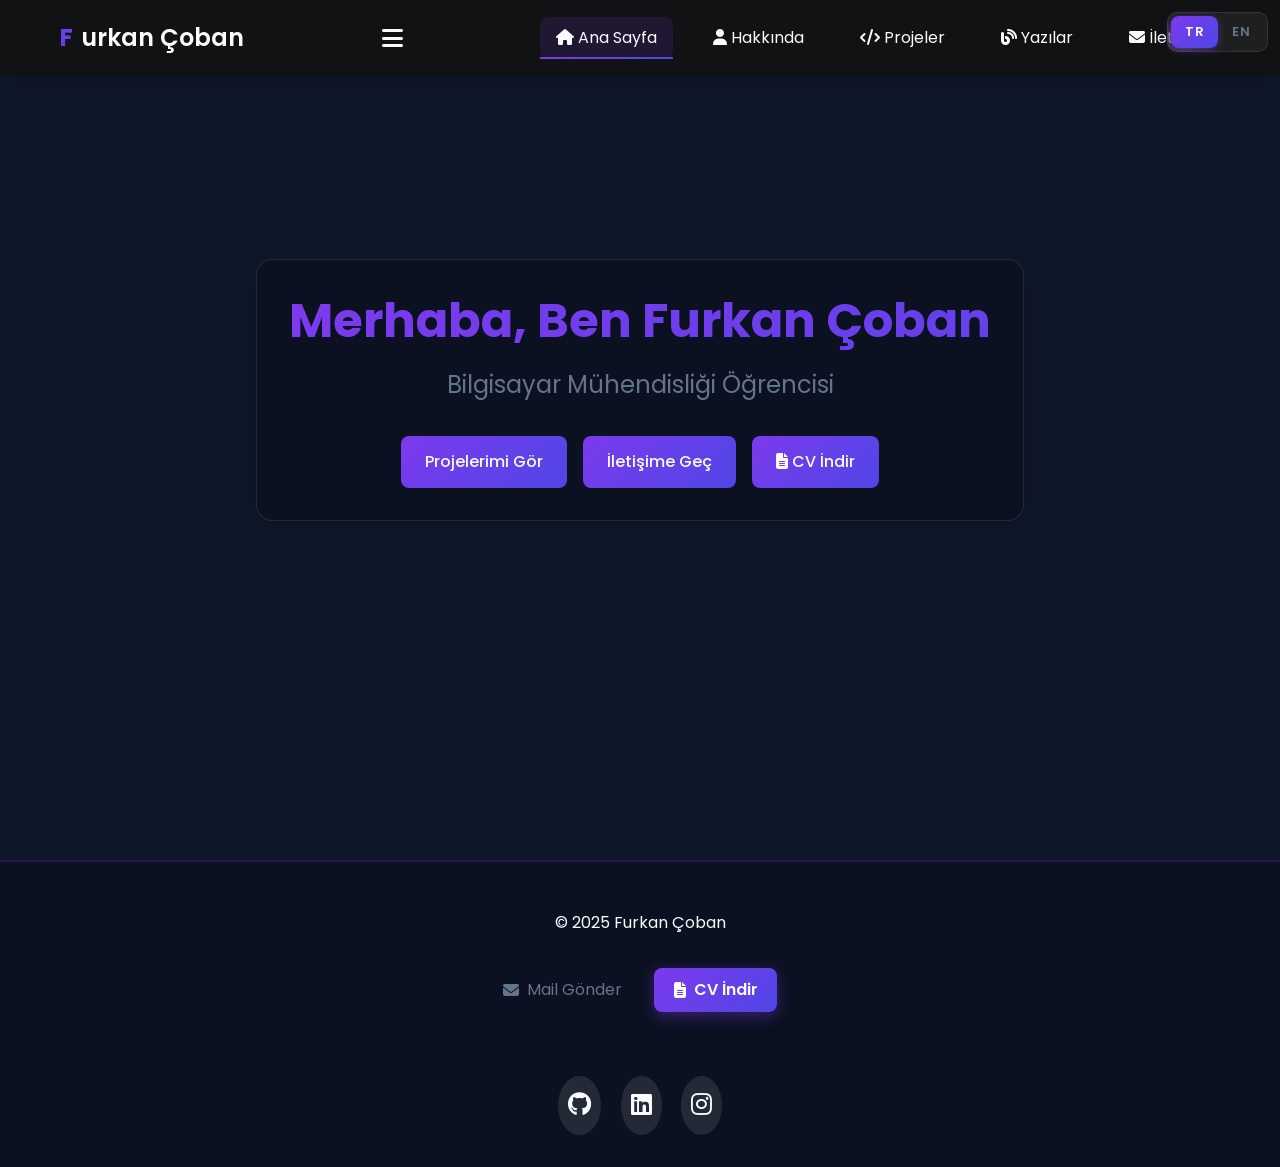
<file: index.html>
<!DOCTYPE html><html lang="tr"><head>    <meta charset="UTF-8">    <meta name="viewport" content="width=device-width, initial-scale=1.0, maximum-scale=5.0, user-scalable=yes, viewport-fit=cover">    <meta name="description" content="Furkan Çoban - Bilgisayar Mühendisliği Öğrencisi">    <meta name="theme-color" content="#7C3AED">    <meta name="mobile-web-app-capable" content="yes">    <meta name="apple-mobile-web-app-capable" content="yes">    <meta name="apple-mobile-web-app-status-bar-style" content="black-translucent">    <title>Ana Sayfa | Furkan Çoban</title>    <link href="https://fonts.googleapis.com/css2?family=Poppins:wght@300;400;600&display=swap" rel="stylesheet">    <link rel="stylesheet" href="https://cdnjs.cloudflare.com/ajax/libs/font-awesome/6.4.0/css/all.min.css">    <link rel="stylesheet" href="style.css?v=4.0"></head><body>    <div class="lang-switcher" id="langSwitcher">        <button id="lang-tr" class="lang-btn active">TR</button>        <button id="lang-en" class="lang-btn">EN</button>    </div>    <nav class="navbar">        <div class="container">            <a href="index.html" class="logo">                <span class="highlight">F</span>urkan Çoban            </a>            <div class="menu-toggle">                <i class="fas fa-bars"></i>            </div>            <div class="nav-links">                <a href="index.html" class="active"><i class="fas fa-home"></i> <span data-i18n="nav.home">Ana Sayfa</span></a>                <a href="about.html"><i class="fas fa-user"></i> <span data-i18n="nav.about">Hakkında</span></a>                <a href="projects.html"><i class="fas fa-code"></i> <span data-i18n="nav.projects">Projeler</span></a>                <a href="blog.html"><i class="fas fa-blog"></i> <span data-i18n="nav.blog">Yazılar</span></a>                <a href="contact.html"><i class="fas fa-envelope"></i> <span data-i18n="nav.contact">İletişim</span></a>            </div>        </div>    </nav>    <main class="container">        <section class="hero-section">            <div class="card">                <h1 data-i18n="hero.greeting">Merhaba, Ben <span class="highlight">Furkan Çoban</span></h1>                <p class="subtitle" data-i18n="hero.subtitle">Bilgisayar Mühendisliği Öğrencisi</p>                <div class="hero-buttons">                    <a href="projects.html" class="btn" data-i18n="hero.projects">Projelerimi Gör</a>                    <a href="contact.html" class="btn" data-i18n="hero.contact">İletişime Geç</a>                    <a href="cv.html" id="heroCvBtn" class="btn"><i class="fas fa-file-alt"></i> <span data-i18n="footer.cv">CV İndir</span></a>                </div>            </div>        </section>            </main>    <footer>        <div class="container">            <div class="footer-content">                <p>© 2025 Furkan Çoban</p>                <div class="footer-links">                    <a href="mailto:furkancobanbusiness@gmail.com"><i class="fas fa-envelope"></i> <span data-i18n="footer.mail">Mail Gönder</span></a>                    <a href="cv.html" id="cvBtn"><i class="fas fa-file-alt"></i> <span data-i18n="footer.cv">CV İndir</span></a>                </div>                <div class="social-links">                    <a href="https://github.com/ssshepardxxx" target="_blank"><i class="fab fa-github"></i></a>                    <a href="https://linkedin.com/in/furkancoban1337" target="_blank"><i class="fab fa-linkedin"></i></a>                    <a href="https://instagram.com/cofurkan" target="_blank"><i class="fab fa-instagram"></i></a>                </div>            </div>        </div>    </footer>    <!-- CV Modal -->    <div id="cvModal" class="cv-modal">        <div class="cv-modal-content">            <span class="cv-modal-close">&times;</span>            <div class="cv-preview">                <embed src="assets/LatestCV_FurkanCoban.pdf" type="application/pdf" class="cv-pdf" />            </div>            <div class="cv-actions">                <a id="cvDownloadBtn" href="assets/LatestCV_FurkanCoban.pdf" download="Furkan_Coban_CV.pdf" class="btn"><i class="fas fa-download"></i> <span data-i18n="cv.download">İndir</span></a>                <button id="cvCloseBtn" class="btn btn-secondary"><i class="fas fa-times"></i> <span data-i18n="cv.close">Kapat</span></button>            </div>        </div>    </div>    <script src="js/lang.js"></script>    <script src="js/main.js?v=4.1"></script></body></html>
</file>
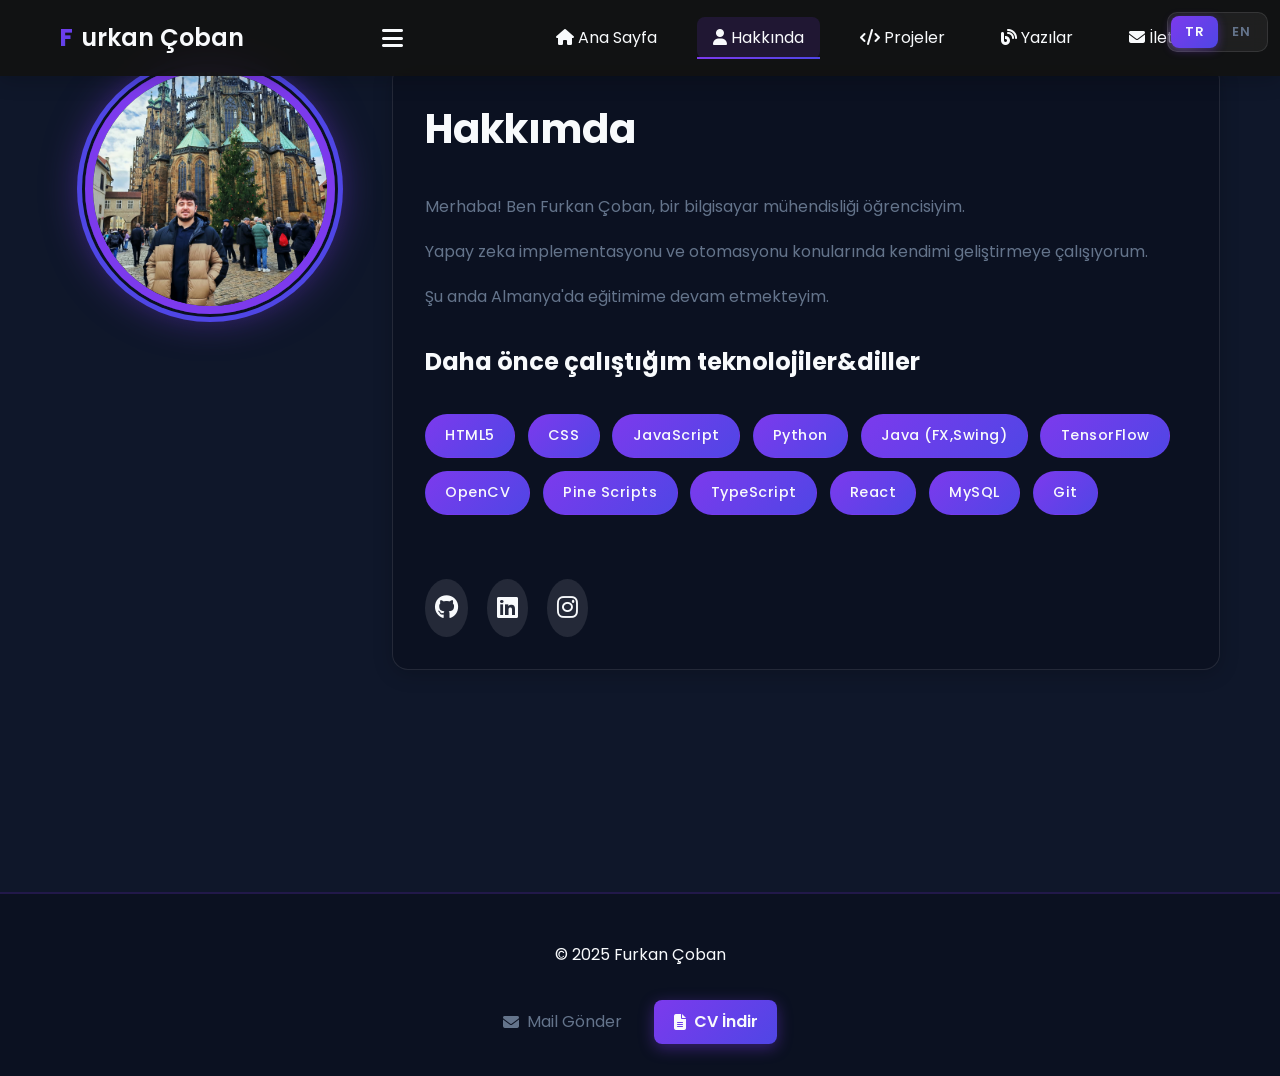
<file: about.html>
<!DOCTYPE html><html lang="tr"><head>    <meta charset="UTF-8">    <meta name="viewport" content="width=device-width, initial-scale=1.0, maximum-scale=5.0, user-scalable=yes, viewport-fit=cover">    <meta name="description" content="Furkan Çoban - Bilgisayar Mühendisliği Öğrencisi, Web Geliştirici ve Yapay Zeka Meraklısı">    <meta name="theme-color" content="#7C3AED">    <meta name="mobile-web-app-capable" content="yes">    <meta name="apple-mobile-web-app-capable" content="yes">    <meta name="apple-mobile-web-app-status-bar-style" content="black-translucent">    <title>Hakkında | Furkan Çoban</title>    <link href="https://fonts.googleapis.com/css2?family=Poppins:wght@300;400;600&display=swap" rel="stylesheet">    <link rel="stylesheet" href="https://cdnjs.cloudflare.com/ajax/libs/font-awesome/6.4.0/css/all.min.css">    <link rel="stylesheet" href="style.css?v=4.0"></head><body>    <div class="lang-switcher" id="langSwitcher">        <button id="lang-tr" class="lang-btn active">TR</button>        <button id="lang-en" class="lang-btn">EN</button>    </div>    <nav class="navbar">        <div class="container">            <a href="index.html" class="logo">                <span class="highlight">F</span>urkan Çoban            </a>            <div class="menu-toggle">                <i class="fas fa-bars"></i>            </div>            <div class="nav-links">                <a href="index.html"><i class="fas fa-home"></i> <span data-i18n="nav.home">Ana Sayfa</span></a>                <a href="about.html" class="active"><i class="fas fa-user"></i> <span data-i18n="nav.about">Hakkında</span></a>                <a href="projects.html"><i class="fas fa-code"></i> <span data-i18n="nav.projects">Projeler</span></a>                <a href="blog.html"><i class="fas fa-blog"></i> <span data-i18n="nav.blog">Yazılar</span></a>                <a href="contact.html"><i class="fas fa-envelope"></i> <span data-i18n="nav.contact">İletişim</span></a>            </div>        </div>    </nav>    <main class="container">        <div class="profile-section">            <div class="profile-image">                <img src="assets/profilepicture.jpeg" alt="Furkan Çoban">            </div>            <div class="profile-info card">                <h1 data-i18n="about.title">Hakkımda</h1>                <div class="bio">                    <p data-i18n="about.bio1">Merhaba! Ben Furkan Çoban, bir bilgisayar mühendisliği öğrencisiyim.</p>                    <p data-i18n="about.bio2">Yapay zeka implementasyonu ve otomasyonu konularında kendimi geliştirmeye çalışıyorum.</p>                    <p data-i18n="about.bio3">Şu anda Almanya'da eğitimime devam etmekteyim.</p>                </div>                <div class="skills">                    <h2 data-i18n="about.skills">Daha önce çalıştığım teknolojiler&diller</h2>                    <div class="skill-tags">                        <span class="tag">HTML5</span>                        <span class="tag">CSS</span>                        <span class="tag">JavaScript</span>                        <span class="tag">Python</span>                        <span class="tag">Java (FX,Swing)</span>                        <span class="tag">TensorFlow</span>                        <span class="tag">OpenCV</span>                        <span class="tag">Pine Scripts</span>                        <span class="tag">TypeScript</span>                        <span class="tag">React</span>                        <span class="tag">MySQL</span>                        <span class="tag">Git</span>                    </div>                </div>                <div class="social-links">                    <a href="https://github.com/ssshepardX" target="_blank"><i class="fab fa-github"></i></a>                    <a href="https://linkedin.com/in/furkancoban1337" target="_blank"><i class="fab fa-linkedin"></i></a>                    <a href="https://instagram.com/cofurkan" target="_blank"><i class="fab fa-instagram"></i></a>                </div>            </div>        </div>    </main>    <footer>        <div class="container">            <div class="footer-content">                <p>© 2025 Furkan Çoban</p>                <div class="footer-links">                    <a href="mailto:furkancobanbusiness@gmail.com"><i class="fas fa-envelope"></i> <span data-i18n="footer.mail">Mail Gönder</span></a>                    <a href="cv.html" id="cvBtn"><i class="fas fa-file-alt"></i> <span data-i18n="footer.cv">CV İndir</span></a>                </div>            </div>        </div>    </footer>    <!-- CV Modal -->    <div id="cvModal" class="cv-modal">        <div class="cv-modal-content">            <span class="cv-modal-close">&times;</span>            <div class="cv-preview">                <embed src="assets/LatestCV_FurkanCoban.pdf" type="application/pdf" class="cv-pdf" />            </div>            <div class="cv-actions">                <a id="cvDownloadBtn" href="assets/LatestCV_FurkanCoban.pdf" download="Furkan_Coban_CV.pdf" class="btn"><i class="fas fa-download"></i> <span data-i18n="cv.download">İndir</span></a>                <button id="cvCloseBtn" class="btn btn-secondary"><i class="fas fa-times"></i> <span data-i18n="cv.close">Kapat</span></button>            </div>        </div>    </div>    <script src="js/lang.js"></script>    <script src="js/main.js?v=4.1"></script></body></html>
</file>
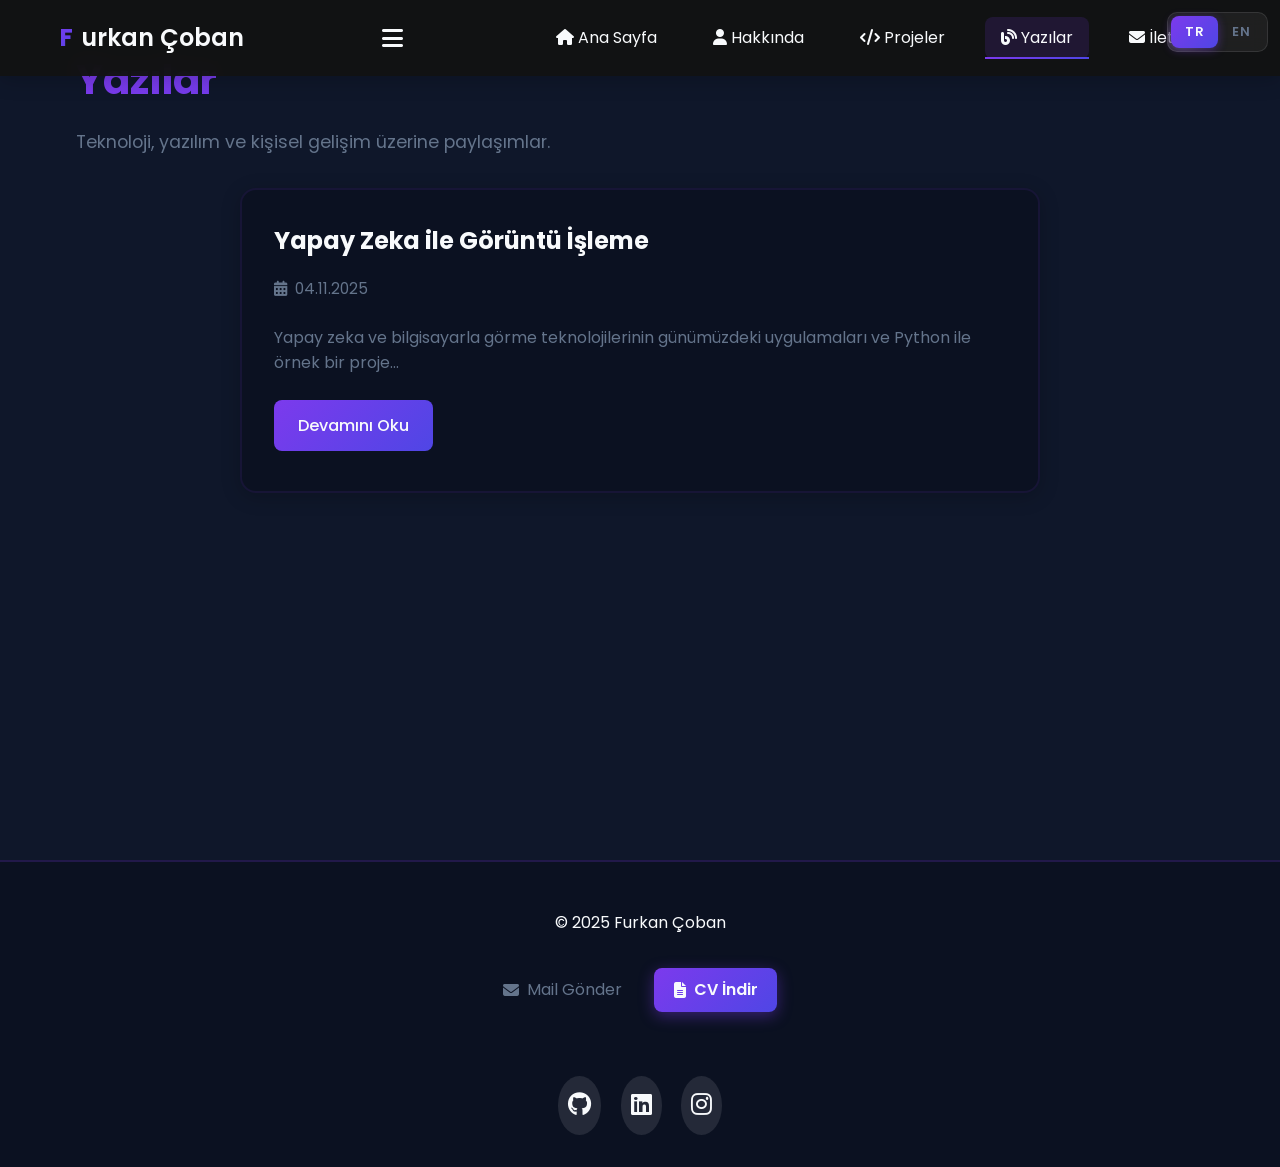
<file: blog.html>
<!DOCTYPE html><html lang="tr"><head>    <meta charset="UTF-8">    <meta name="viewport" content="width=device-width, initial-scale=1.0, maximum-scale=5.0, user-scalable=yes, viewport-fit=cover">    <meta name="description" content="Furkan Çoban - Blog | Teknoloji, Web Geliştirme ve Yapay Zeka Hakkında Yazılar">    <meta name="theme-color" content="#7C3AED">    <meta name="mobile-web-app-capable" content="yes">    <meta name="apple-mobile-web-app-capable" content="yes">    <meta name="apple-mobile-web-app-status-bar-style" content="black-translucent">    <title>Yazılar | Furkan Çoban</title>    <link href="https://fonts.googleapis.com/css2?family=Poppins:wght@300;400;600&display=swap" rel="stylesheet">    <link rel="stylesheet" href="https://cdnjs.cloudflare.com/ajax/libs/font-awesome/6.4.0/css/all.min.css">    <link rel="stylesheet" href="style.css?v=4.0"></head><body>    <div class="lang-switcher" id="langSwitcher">        <button id="lang-tr" class="lang-btn active">TR</button>        <button id="lang-en" class="lang-btn">EN</button>    </div>    <nav class="navbar">        <div class="container">            <a href="index.html" class="logo">                <span class="highlight">F</span>urkan Çoban            </a>            <div class="menu-toggle">                <i class="fas fa-bars"></i>            </div>            <div class="nav-links">                <a href="index.html"><i class="fas fa-home"></i> <span data-i18n="nav.home">Ana Sayfa</span></a>                <a href="about.html"><i class="fas fa-user"></i> <span data-i18n="nav.about">Hakkında</span></a>                <a href="projects.html"><i class="fas fa-code"></i> <span data-i18n="nav.projects">Projeler</span></a>                <a href="blog.html" class="active"><i class="fas fa-blog"></i> <span data-i18n="nav.blog">Yazılar</span></a>                <a href="contact.html"><i class="fas fa-envelope"></i> <span data-i18n="nav.contact">İletişim</span></a>            </div>        </div>    </nav>    <main class="container">        <section class="blog-section">            <h1 data-i18n="blog.title">Yazılar</h1>            <p class="section-desc" data-i18n="blog.desc">Teknoloji, yazılım ve kişisel gelişim üzerine paylaşımlar.</p>            <div class="blog-list">                <article class="card blog-card">                    <h2 data-i18n="blog.post1.title">Yapay Zeka ile Görüntü İşleme</h2>                    <p class="blog-meta"><i class="fas fa-calendar-alt"></i> 04.11.2025</p>                    <p data-i18n="blog.post1.content">Yapay zeka ve bilgisayarla görme teknolojilerinin günümüzdeki uygulamaları ve Python ile örnek bir proje...</p>                    <a href="#" class="btn" data-i18n="blog.post1.btn">Devamını Oku</a>                </article>            </div>        </section>    </main>    <footer>        <div class="container">            <div class="footer-content">                <p>© 2025 Furkan Çoban</p>                <div class="footer-links">                    <a href="mailto:furkancobanbusiness@gmail.com"><i class="fas fa-envelope"></i> <span data-i18n="footer.mail">Mail Gönder</span></a>                    <a href="cv.html" id="cvBtn"><i class="fas fa-file-alt"></i> <span data-i18n="footer.cv">CV İndir</span></a>                </div>                <div class="social-links">                    <a href="https://github.com/ssshepardX" target="_blank"><i class="fab fa-github"></i></a>                    <a href="https://linkedin.com/in/furkancoban1337" target="_blank"><i class="fab fa-linkedin"></i></a>                    <a href="https://instagram.com/cofurkan" target="_blank"><i class="fab fa-instagram"></i></a>                </div>            </div>        </div>    </footer>    <!-- CV Modal -->    <div id="cvModal" class="cv-modal">        <div class="cv-modal-content">            <span class="cv-modal-close">&times;</span>            <div class="cv-preview">                <embed src="assets/LatestCV_FurkanCoban.pdf" type="application/pdf" class="cv-pdf" />            </div>            <div class="cv-actions">                <a id="cvDownloadBtn" href="assets/LatestCV_FurkanCoban.pdf" download="Furkan_Coban_CV.pdf" class="btn"><i class="fas fa-download"></i> <span data-i18n="cv.download">İndir</span></a>                <button id="cvCloseBtn" class="btn btn-secondary"><i class="fas fa-times"></i> <span data-i18n="cv.close">Kapat</span></button>            </div>        </div>    </div>    <script src="js/lang.js"></script>    <script src="js/main.js?v=4.1"></script></body></html>
</file>
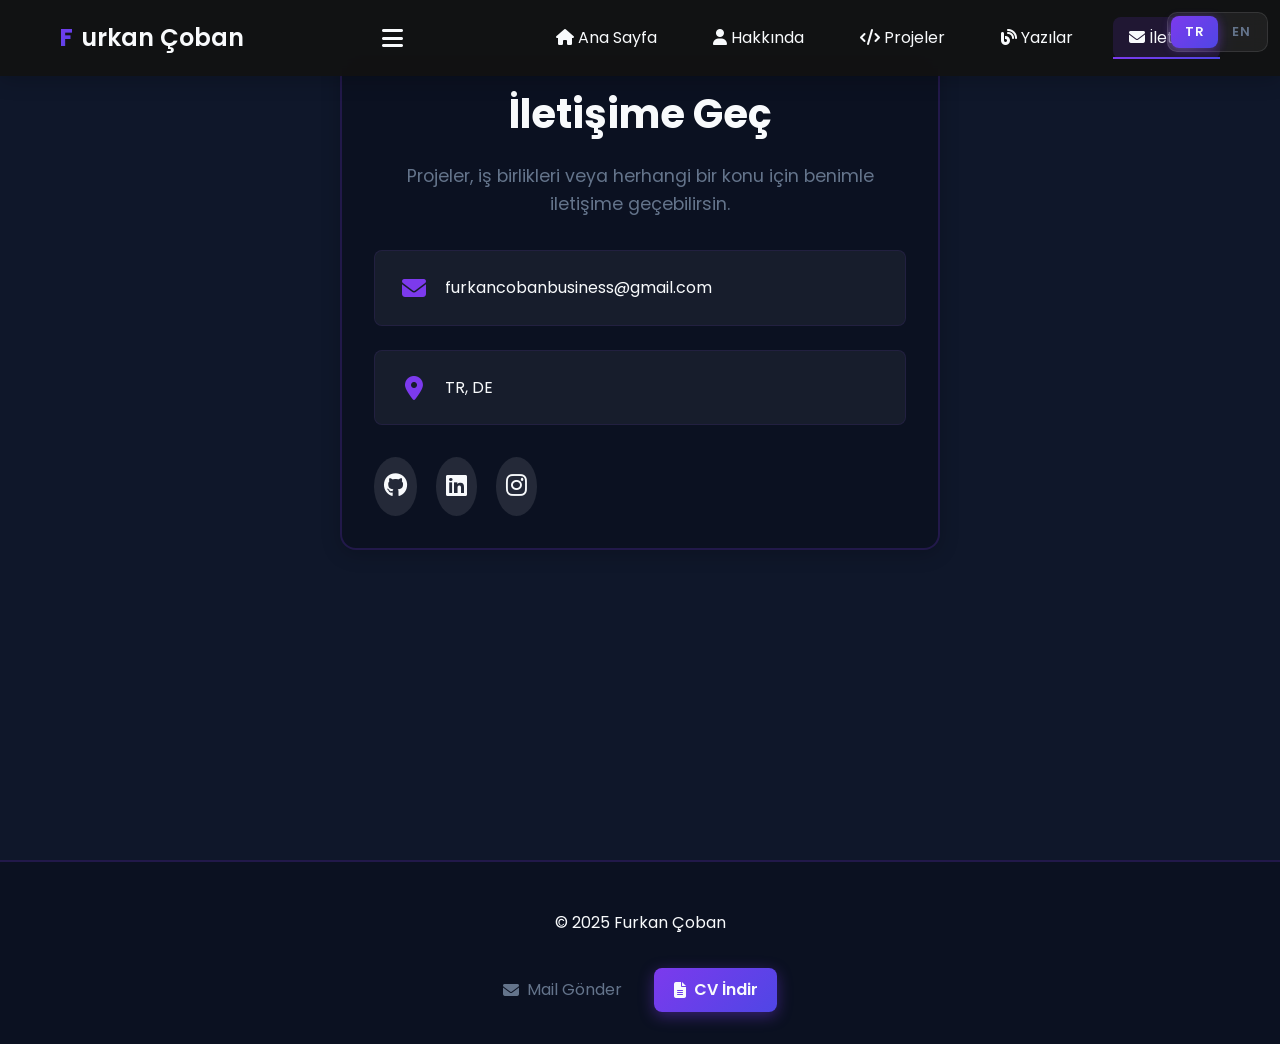
<file: contact.html>
<!DOCTYPE html><html lang="tr"><head>    <meta charset="UTF-8">    <meta name="viewport" content="width=device-width, initial-scale=1.0, maximum-scale=5.0, user-scalable=yes, viewport-fit=cover">    <meta name="description" content="Furkan Çoban - İletişim | Benimle İletişime Geçin">    <meta name="theme-color" content="#7C3AED">    <meta name="mobile-web-app-capable" content="yes">    <meta name="apple-mobile-web-app-capable" content="yes">    <meta name="apple-mobile-web-app-status-bar-style" content="black-translucent">    <title>İletişim | Furkan Çoban</title>    <link href="https://fonts.googleapis.com/css2?family=Poppins:wght@300;400;600&display=swap" rel="stylesheet">    <link rel="stylesheet" href="https://cdnjs.cloudflare.com/ajax/libs/font-awesome/6.4.0/css/all.min.css">    <link rel="stylesheet" href="style.css?v=4.0"></head><body>    <div class="lang-switcher" id="langSwitcher">        <button id="lang-tr" class="lang-btn active">TR</button>        <button id="lang-en" class="lang-btn">EN</button>    </div>    <nav class="navbar">        <div class="container">            <a href="index.html" class="logo">                <span class="highlight">F</span>urkan Çoban            </a>            <div class="menu-toggle">                <i class="fas fa-bars"></i>            </div>            <div class="nav-links">                <a href="index.html"><i class="fas fa-home"></i> <span data-i18n="nav.home">Ana Sayfa</span></a>                <a href="about.html"><i class="fas fa-user"></i> <span data-i18n="nav.about">Hakkında</span></a>                <a href="projects.html"><i class="fas fa-code"></i> <span data-i18n="nav.projects">Projeler</span></a>                <a href="blog.html"><i class="fas fa-blog"></i> <span data-i18n="nav.blog">Yazılar</span></a>                <a href="contact.html" class="active"><i class="fas fa-envelope"></i> <span data-i18n="nav.contact">İletişim</span></a>            </div>        </div>    </nav>    <main class="container">        <section class="contact-section">            <div class="card contact-card">                <h1 data-i18n="contact.title">İletişime Geç</h1>                <p class="section-desc" data-i18n="contact.desc">Projeler, iş birlikleri veya herhangi bir konu için benimle iletişime geçebilirsin.</p>                <div class="contact-info">                    <div class="contact-item">                        <i class="fas fa-envelope"></i>                        <a href="mailto:furkancobanbusiness@gmail.com">furkancobanbusiness@gmail.com</a>                    </div>                                        <div class="contact-item">                        <i class="fas fa-map-marker-alt"></i>                        <span>TR, DE</span>                    </div>                </div>                <div class="social-links">                    <a href="https://github.com/ssshepardX" target="_blank" title="GitHub">                        <i class="fab fa-github"></i>                    </a>                    <a href="https://www.linkedin.com/in/furkancoban1337" target="_blank" title="LinkedIn">                        <i class="fab fa-linkedin"></i>                    </a>                    <a href="https://instagram.com/cofurkan" target="_blank" title="Instagram">                        <i class="fab fa-instagram"></i>                    </a>                </div>            </div>        </section>    </main>    <footer>        <div class="container">            <div class="footer-content">                <p>© 2025 Furkan Çoban</p>                <div class="footer-links">                    <a href="mailto:furkancobanbusiness@gmail.com"><i class="fas fa-envelope"></i> <span data-i18n="footer.mail">Mail Gönder</span></a>                    <a href="cv.html" id="cvBtn"><i class="fas fa-file-alt"></i> <span data-i18n="footer.cv">CV İndir</span></a>                </div>            </div>        </div>    </footer>    <!-- CV Modal -->    <div id="cvModal" class="cv-modal">        <div class="cv-modal-content">            <span class="cv-modal-close">&times;</span>            <div class="cv-preview">                <embed src="assets/LatestCV_FurkanCoban.pdf" type="application/pdf" class="cv-pdf" />            </div>            <div class="cv-actions">                <a id="cvDownloadBtn" href="assets/LatestCV_FurkanCoban.pdf" download="Furkan_Coban_CV.pdf" class="btn"><i class="fas fa-download"></i> <span data-i18n="cv.download">İndir</span></a>                <button id="cvCloseBtn" class="btn btn-secondary"><i class="fas fa-times"></i> <span data-i18n="cv.close">Kapat</span></button>            </div>        </div>    </div>    <script src="js/lang.js"></script>    <script src="js/main.js?v=4.1"></script></body></html>
</file>
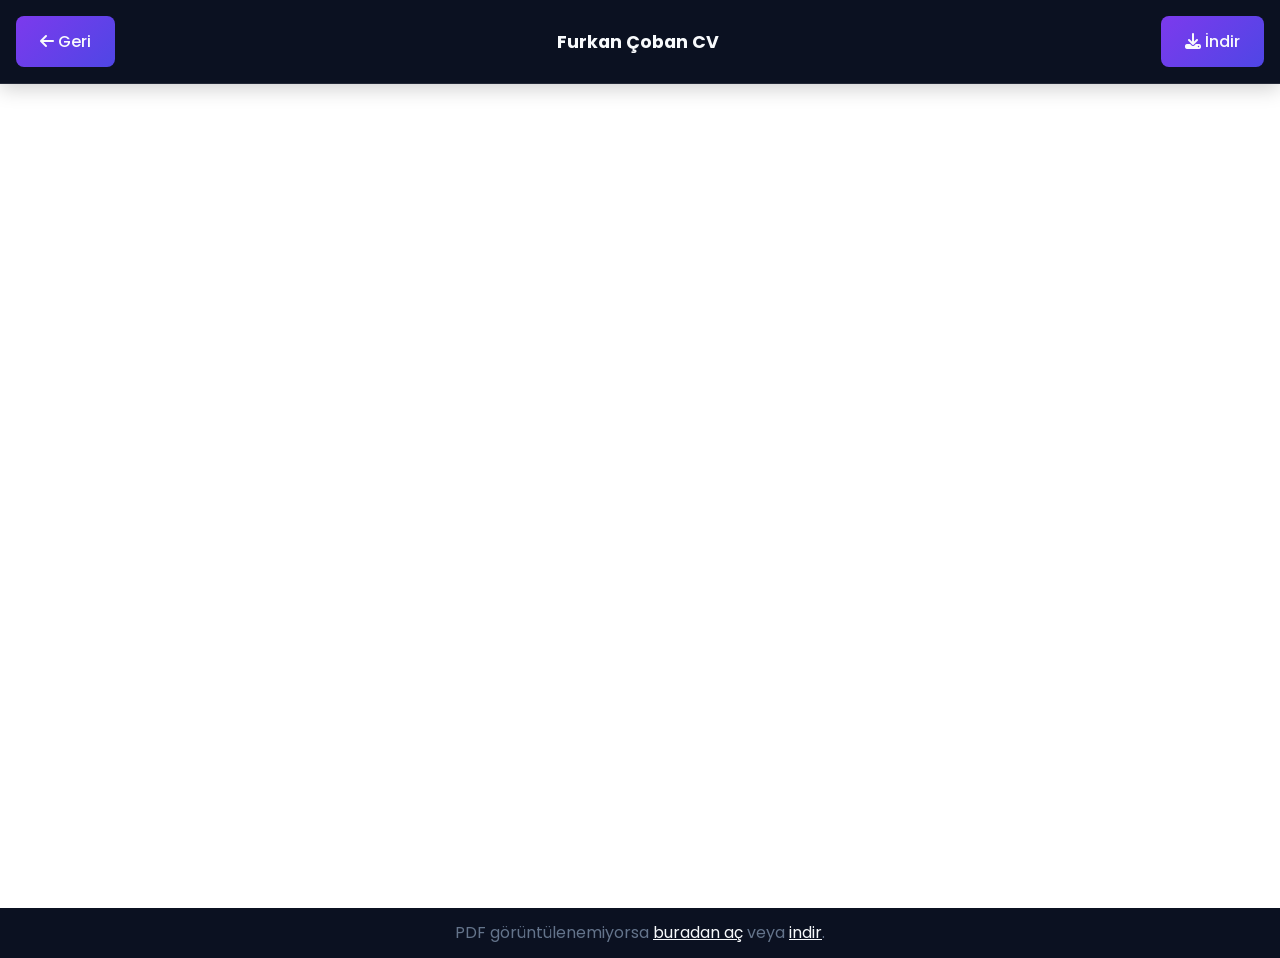
<file: cv.html>
<!DOCTYPE html>
<html lang="tr">
<head>
    <meta charset="UTF-8">
    <meta name="viewport" content="width=device-width, initial-scale=1.0, maximum-scale=5.0, user-scalable=yes, viewport-fit=cover">
    <meta name="description" content="Furkan Çoban - CV">
    <meta name="theme-color" content="#7C3AED">
    <title>CV | Furkan Çoban</title>
    <link href="https://fonts.googleapis.com/css2?family=Poppins:wght@300;400;600&display=swap" rel="stylesheet">
    <link rel="stylesheet" href="https://cdnjs.cloudflare.com/ajax/libs/font-awesome/6.4.0/css/all.min.css">
    <link rel="stylesheet" href="style.css?v=4.1">
</head>
<body>
    <div class="cv-viewer-page">
        <header class="cv-viewer-toolbar">
            <a href="index.html" class="btn btn-secondary"><i class="fas fa-arrow-left"></i> Geri</a>
            <h1>Furkan Çoban CV</h1>
            <a href="assets/LatestCV_FurkanCoban.pdf" download="Furkan_Coban_CV.pdf" class="btn js-cv-download"><i class="fas fa-download"></i> İndir</a>
        </header>
        <main class="cv-viewer-frame">
            <iframe src="assets/LatestCV_FurkanCoban.pdf#toolbar=1&navpanes=0&scrollbar=1" title="Furkan Çoban CV"></iframe>
            <p class="cv-viewer-fallback">
                PDF görüntülenemiyorsa
                <a href="assets/LatestCV_FurkanCoban.pdf" target="_blank" rel="noopener">buradan aç</a>
                veya
                <a href="assets/LatestCV_FurkanCoban.pdf" download="Furkan_Coban_CV.pdf" class="js-cv-download">indir</a>.
            </p>
        </main>
    </div>
    <script>
        document.querySelectorAll('.js-cv-download').forEach(function(link) {
            link.addEventListener('click', function(e) {
                e.preventDefault();
                fetch('assets/LatestCV_FurkanCoban.pdf')
                    .then(function(response) { return response.blob(); })
                    .then(function(blob) {
                        var url = URL.createObjectURL(blob);
                        var a = document.createElement('a');
                        a.href = url;
                        a.download = 'Furkan_Coban_CV.pdf';
                        document.body.appendChild(a);
                        a.click();
                        a.remove();
                        setTimeout(function() { URL.revokeObjectURL(url); }, 1000);
                    })
                    .catch(function() {
                        window.open('assets/LatestCV_FurkanCoban.pdf', '_blank', 'noopener');
                    });
            });
        });
    </script>
</body>
</html>
</file>
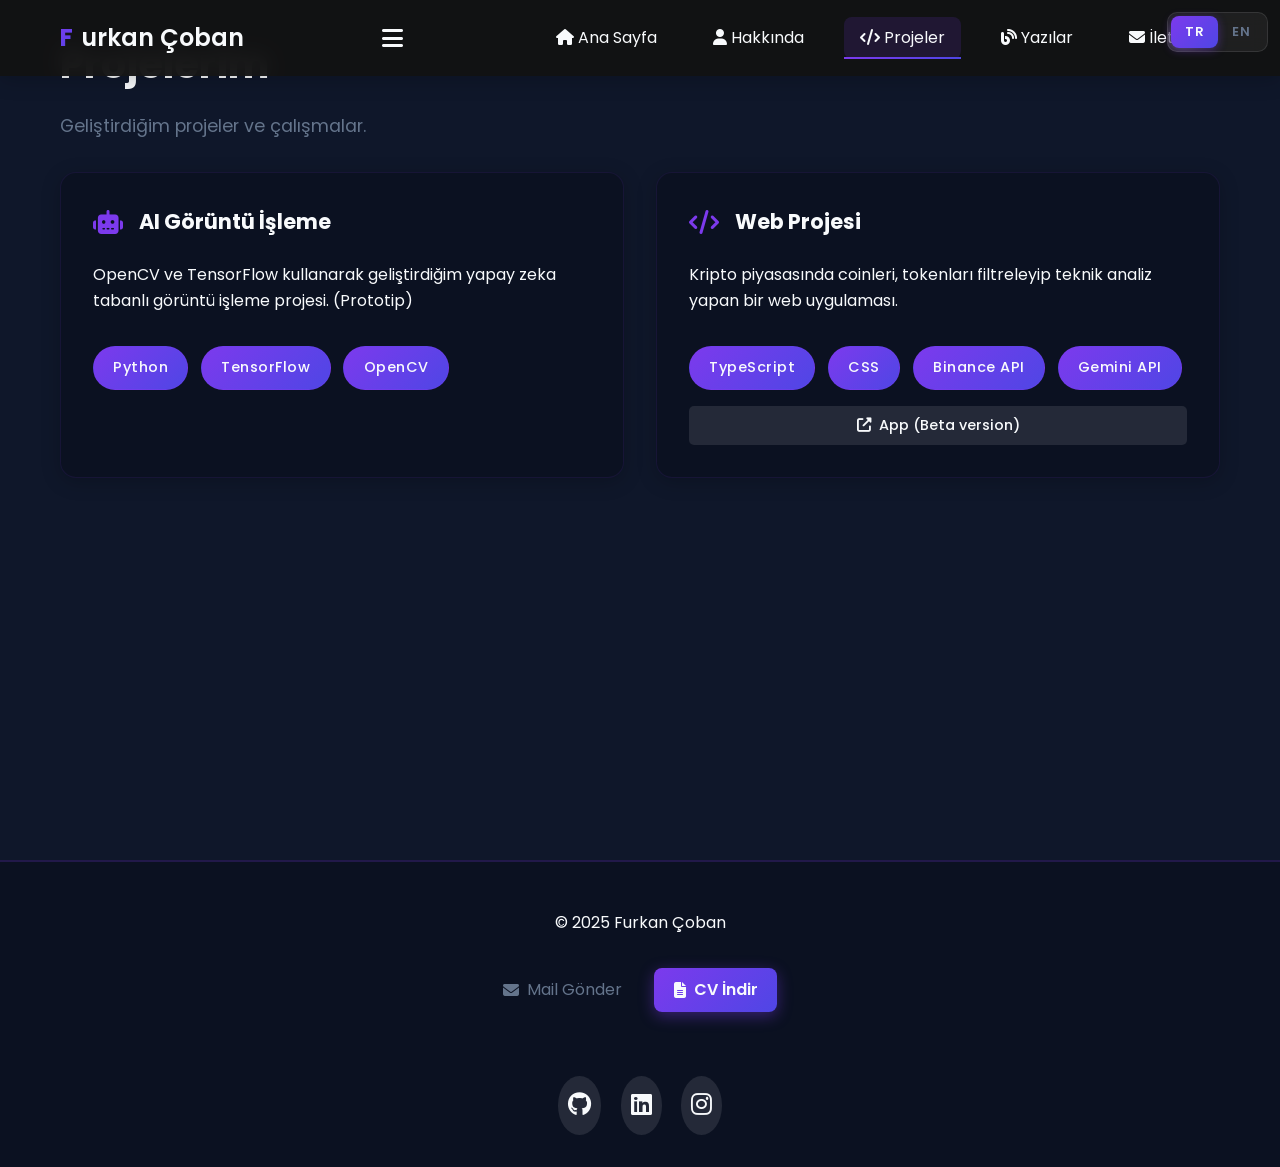
<file: projects.html>
<!DOCTYPE html><html lang="tr"><head>    <meta charset="UTF-8">    <meta name="viewport" content="width=device-width, initial-scale=1.0, maximum-scale=5.0, user-scalable=yes, viewport-fit=cover">    <meta name="description" content="Furkan Çoban - Projelerim | Web Uygulamaları, AI Görüntü İşleme ve Daha Fazlası">    <meta name="theme-color" content="#7C3AED">    <meta name="mobile-web-app-capable" content="yes">    <meta name="apple-mobile-web-app-capable" content="yes">    <meta name="apple-mobile-web-app-status-bar-style" content="black-translucent">    <title>Projeler | Furkan Çoban</title>    <link href="https://fonts.googleapis.com/css2?family=Poppins:wght@300;400;600&display=swap" rel="stylesheet">    <link rel="stylesheet" href="https://cdnjs.cloudflare.com/ajax/libs/font-awesome/6.4.0/css/all.min.css">    <link rel="stylesheet" href="style.css?v=4.0"></head><body>    <div class="lang-switcher" id="langSwitcher">        <button id="lang-tr" class="lang-btn active">TR</button>        <button id="lang-en" class="lang-btn">EN</button>    </div>    <nav class="navbar">        <div class="container">            <a href="index.html" class="logo">                <span class="highlight">F</span>urkan Çoban            </a>            <div class="menu-toggle">                <i class="fas fa-bars"></i>            </div>            <div class="nav-links">                <a href="index.html"><i class="fas fa-home"></i> <span data-i18n="nav.home">Ana Sayfa</span></a>                <a href="about.html"><i class="fas fa-user"></i> <span data-i18n="nav.about">Hakkında</span></a>                <a href="projects.html" class="active"><i class="fas fa-code"></i> <span data-i18n="nav.projects">Projeler</span></a>                <a href="blog.html"><i class="fas fa-blog"></i> <span data-i18n="nav.blog">Yazılar</span></a>                <a href="contact.html"><i class="fas fa-envelope"></i> <span data-i18n="nav.contact">İletişim</span></a>            </div>        </div>    </nav>    <main class="container">        <section class="projects-section">            <h1 data-i18n="projects.title">Projelerim</h1>            <p class="section-desc" data-i18n="projects.desc">Geliştirdiğim projeler ve çalışmalar.</p>                        <div class="projects-grid">                <div class="card project-card">                    <div class="project-header">                        <i class="fas fa-robot project-icon"></i>                        <h3 data-i18n="projects.ai.title">AI Görüntü İşleme</h3>                    </div>                    <p data-i18n="projects.ai.desc">OpenCV ve TensorFlow kullanarak geliştirdiğim yapay zeka tabanlı görüntü işleme projesi. (Prototip)</p>                    <div class="skill-tags">                        <span class="tag">Python</span>                        <span class="tag">TensorFlow</span>                        <span class="tag">OpenCV</span>                    </div>                </div>                <div class="card project-card">                    <div class="project-header">                        <i class="fas fa-code project-icon"></i>                        <h3 data-i18n="projects.web.title">Web Projesi</h3>                    </div>                    <p data-i18n="projects.web.desc">Kripto piyasasında coinleri, tokenları filtreleyip teknik analiz yapan bir web uygulaması.</p>                    <div class="skill-tags">                        <span class="tag">TypeScript</span>                        <span class="tag">CSS</span>                        <span class="tag">Binance API</span>                        <span class="tag">Gemini API</span>                    </div>                    <div class="project-links">                        <a href="https://shepardai.pro" class="btn" target="_blank"><i class="fas fa-external-link-alt"></i> App (Beta version)</a>                    </div>                </div>            </div>        </section>    </main>    <footer>        <div class="container">            <div class="footer-content">                <p>© 2025 Furkan Çoban</p>                <div class="footer-links">                    <a href="mailto:furkancobanbusiness@gmail.com"><i class="fas fa-envelope"></i> <span data-i18n="footer.mail">Mail Gönder</span></a>                    <a href="cv.html" id="cvBtn"><i class="fas fa-file-alt"></i> <span data-i18n="footer.cv">CV İndir</span></a>                </div>                <div class="social-links">                    <a href="https://github.com/ssshepardX" target="_blank"><i class="fab fa-github"></i></a>                    <a href="https://linkedin.com/in/furkancoban1337" target="_blank"><i class="fab fa-linkedin"></i></a>                    <a href="https://instagram.com/cofurkan" target="_blank"><i class="fab fa-instagram"></i></a>                </div>            </div>        </div>    </footer>    <!-- CV Modal -->    <div id="cvModal" class="cv-modal">        <div class="cv-modal-content">            <span class="cv-modal-close">&times;</span>            <div class="cv-preview">                <embed src="assets/LatestCV_FurkanCoban.pdf" type="application/pdf" class="cv-pdf" />            </div>            <div class="cv-actions">                <a id="cvDownloadBtn" href="assets/LatestCV_FurkanCoban.pdf" download="Furkan_Coban_CV.pdf" class="btn"><i class="fas fa-download"></i> <span data-i18n="cv.download">İndir</span></a>                <button id="cvCloseBtn" class="btn btn-secondary"><i class="fas fa-times"></i> <span data-i18n="cv.close">Kapat</span></button>            </div>        </div>    </div>    <script src="js/lang.js"></script>    <script src="js/main.js?v=4.1"></script></body></html>
</file>
<file: style.css>
﻿:root {    --primary: #7C3AED;    --secondary: #4F46E5;    --accent: #7c4dff;    --dark: #0F172A;    --darker: #0B1121;    --light: #F8FAFC;    --gray: #64748B;    --gradient: linear-gradient(135deg, var(--primary), var(--secondary));    --transition: all 0.3s cubic-bezier(0.4, 0, 0.2, 1);    --shadow: 0 4px 20px rgba(0, 0, 0, 0.2);}/* Global Styles */* {    margin: 0;    padding: 0;    box-sizing: border-box;}body {    font-family: 'Poppins', sans-serif;    background-color: var(--dark);    color: var(--light);    line-height: 1.6;    overflow-x: hidden;}main {    padding-top: 120px;    min-height: calc(100vh - 120px);}.container {    max-width: 1200px;    margin: 0 auto;    padding: 0 20px;    position: relative;}/* Enhanced Navbar Styles */.navbar {    background: rgba(18, 18, 18, 0.95);    backdrop-filter: blur(10px);    padding: 0.8rem 0;    position: fixed;    width: 100%;    top: 0;    z-index: 999;    box-shadow: var(--shadow);    height: auto;    display: flex;    align-items: center;    min-height: 70px;}.navbar .container {    display: flex;    justify-content: space-between;    align-items: center;    width: 100%;}.logo {    font-size: 1.5rem;    font-weight: 600;    color: var(--light);    text-decoration: none;    display: flex;    align-items: center;    gap: 0.5rem;    white-space: nowrap;    flex-shrink: 0;    min-width: 150px;}.logo .highlight {    background: var(--gradient);    -webkit-background-clip: text;    -webkit-text-fill-color: transparent;    font-weight: 700;}.menu-toggle {    display: none;    font-size: 1.5rem;    cursor: pointer;    color: var(--light);    transition: var(--transition);    background: none;    border: none;    padding: 0.5rem;    min-width: 50px;    min-height: 50px;    display: flex;    align-items: center;    justify-content: center;    flex-shrink: 0;    z-index: 1000;}.nav-links {    display: flex;    gap: 1.5rem;}.nav-links a {    color: var(--light);    text-decoration: none;    padding: 0.5rem 1rem;    border-radius: 8px;    transition: var(--transition);    position: relative;}.nav-links a::after {    content: '';    position: absolute;    bottom: 0;    left: 0;    width: 0;    height: 2px;    background: var(--gradient);    transition: var(--transition);}.nav-links a:hover::after,.nav-links a.active::after {    width: 100%;}/* Enhanced Profile Section */.profile-section {    display: grid;    grid-template-columns: 300px 1fr;    gap: 2rem;    margin: 2rem 0 3rem;    align-items: start;    padding-top: 2rem;}.profile-info {    display: flex;    flex-direction: column;    gap: 2rem;}.profile-info h1 {    font-size: 2.5rem;    margin-bottom: 0;}.bio {    display: flex;    flex-direction: column;    gap: 1rem;}.bio p {    color: var(--gray);    line-height: 1.8;}.skills {    display: flex;    flex-direction: column;    gap: 1rem;}.skills h2 {    font-size: 1.5rem;    margin-bottom: 0;}.profile-image {    position: relative;    text-align: center;    display: flex;    justify-content: center;    align-items: center;}.profile-image img {    width: 250px;    height: 250px;    border-radius: 50%;    object-fit: cover;    border: 8px solid;    border-color: var(--primary);    box-shadow:         0 0 0 3px var(--darker),        0 0 0 8px var(--secondary),        0 0 40px rgba(124, 58, 237, 0.6),        inset 0 0 20px rgba(124, 58, 237, 0.15);    transition: var(--transition);    position: relative;    z-index: 1;}.profile-image::before {    content: '';    position: absolute;    width: 290px;    height: 290px;    border-radius: 50%;    background: radial-gradient(circle, var(--primary) 0%, transparent 70%);    opacity: 0.1;    animation: pulse 3s ease-in-out infinite;    z-index: 0;}@keyframes pulse {    0%, 100% {        transform: scale(1);        opacity: 0.1;    }    50% {        transform: scale(1.08);        opacity: 0.2;    }}.profile-image img:hover {    transform: scale(1.08);    filter: brightness(1.15);    box-shadow:         0 0 0 3px var(--darker),        0 0 0 8px var(--secondary),        0 0 60px rgba(124, 58, 237, 0.8),        inset 0 0 20px rgba(124, 58, 237, 0.25);}.card {    background: var(--darker);    padding: 2rem;    border-radius: 16px;    box-shadow: var(--shadow);    transition: var(--transition);    border: 1px solid rgba(255, 255, 255, 0.1);}.card:hover {    transform: translateY(-5px);}/* Enhanced Skill Tags */.skill-tags {    display: flex;    flex-wrap: wrap;    gap: 0.8rem;    margin-top: 1rem;}.tag {    background: var(--gradient);    padding: 0.6rem 1.2rem;    border-radius: 25px;    font-size: 0.9rem;    font-weight: 500;    letter-spacing: 0.5px;    transition: var(--transition);}.tag:hover {    transform: translateY(-2px);    box-shadow: var(--shadow);}/* Enhanced Social Links */.social-links {    display: flex;    gap: 1.2rem;    margin-top: 2rem;}.social-links a {    color: var(--light);    font-size: 1.5rem;    transition: var(--transition);    padding: 0.5rem;    border-radius: 50%;    background: rgba(255, 255, 255, 0.1);}.social-links a:hover {    background: var(--gradient);    transform: translateY(-3px) rotate(8deg);}/* Enhanced Footer */footer {    background: var(--darker);    padding: 3rem 0 2rem;    margin-top: 5rem;    border-top: 1px solid rgba(255, 255, 255, 0.1);}.footer-content {    display: flex;    flex-direction: column;    align-items: center;    gap: 2rem;    text-align: center;}.footer-links {    display: flex;    gap: 2rem;    flex-wrap: wrap;    justify-content: center;}.footer-links a {    color: var(--gray);    text-decoration: none;    transition: var(--transition);    display: flex;    align-items: center;    gap: 0.5rem;}.footer-links a:hover {    color: var(--primary);}/* CV Download Button Enhancement */#cvBtn {    background: var(--gradient);    color: var(--light) !important;    padding: 0.6rem 1.2rem;    border-radius: 8px;    transition: var(--transition);    display: inline-flex;    align-items: center;    gap: 0.5rem;    font-weight: 600;    box-shadow: 0 4px 15px rgba(124, 58, 237, 0.4);}#cvBtn:hover {    box-shadow: 0 6px 25px rgba(124, 58, 237, 0.6);    transform: translateY(-2px);}#cvBtn i {    font-size: 1rem;}#cvDownloadBtn {    background: var(--gradient);    transition: var(--transition);}#cvDownloadBtn:hover {    transform: scale(1.05) translateY(-2px);    box-shadow: 0 0 30px rgba(124, 58, 237, 0.6);}/* Enhanced Responsive Design */@media (max-width: 768px) {    .navbar {        padding: 0.5rem 0;        min-height: 60px;        height: auto;        z-index: 999;    }    .navbar .container {        padding: 0 12px;    }    main {        padding-top: 75px;    }    .logo {        font-size: 1.2rem;        white-space: nowrap;        flex-shrink: 0;        min-width: auto;    }    .menu-toggle {        display: flex !important;        font-size: 1.3rem;        cursor: pointer;        color: var(--light);        transition: var(--transition);        z-index: 1000;        background: none;        border: none;        padding: 0.4rem;        min-width: 44px;        min-height: 44px;        align-items: center;        justify-content: center;        flex-shrink: 0;    }    .menu-toggle:hover {        color: var(--primary);    }    .menu-toggle:active {        transform: scale(0.95);    }    .nav-links {        display: none !important;        position: fixed;        top: 60px;        left: 0;        right: 0;        bottom: 0;        background: rgba(11, 17, 33, 0.98);        backdrop-filter: blur(10px);        flex-direction: column;        justify-content: flex-start;        align-items: stretch;        padding: 0;        gap: 0;        z-index: 1000;        overflow-y: auto;        margin: 0;        width: 100%;        height: auto;        min-height: calc(100vh - 60px);    }    .nav-links.active {        display: flex !important;        animation: slideDown 0.3s ease-out;    }    @keyframes slideDown {        from {            opacity: 0;            transform: translateY(-20px);        }        to {            opacity: 1;            transform: translateY(0);        }    }    .nav-links a {        font-size: 1rem;        padding: 1rem 1.5rem;        width: 100%;        text-align: left;        border-bottom: 1px solid rgba(255, 255, 255, 0.05);        min-height: 48px;        display: flex;        align-items: center;        gap: 1rem;        color: var(--light);        text-decoration: none;        transition: var(--transition);        border-left: 4px solid transparent;    }    .nav-links a::after {        display: none !important;    }    .nav-links a:hover {        background: rgba(124, 58, 237, 0.15);        color: var(--light);        border-left-color: var(--primary);        padding-left: calc(1.5rem - 4px);    }    .nav-links a.active {        background: rgba(124, 58, 237, 0.2);        color: var(--light);        border-left-color: var(--primary);        padding-left: calc(1.5rem - 4px);    }    .profile-section {        grid-template-columns: 1fr;        margin-top: 1rem;        gap: 1.5rem;    }    .profile-image {        display: flex;        justify-content: center;        order: -1;    }    .profile-image img {        width: 180px;        height: 180px;        border-width: 6px;    }    .profile-image::before {        width: 210px;        height: 210px;    }    .hero-section {        min-height: auto;        padding: 1.5rem 0;    }    .hero-section .card {        padding: 1.5rem;    }    .hero-section h1 {        font-size: 2rem;        line-height: 1.3;    }    .hero-section .subtitle {        font-size: 1rem;    }    .hero-buttons {        flex-direction: column;        gap: 0.8rem;    }    .btn {        width: 100%;        padding: 0.8rem 1.2rem;        font-size: 0.95rem;        min-height: 44px;        display: flex;        align-items: center;        justify-content: center;        gap: 0.5rem;        border: none;        cursor: pointer;        text-decoration: none;    }    .btn:active {        transform: scale(0.98);    }    .projects-grid {        grid-template-columns: 1fr;        gap: 1.5rem;    }        .project-links {        flex-direction: column;        gap: 0.8rem;    }    .project-links .btn {        min-width: auto;        flex: none;    }    .contact-info {        gap: 1rem;    }        .contact-item {        flex-direction: column;        text-align: center;        padding: 1.2rem;        min-height: 100px;        justify-content: center;    }    .contact-item i {        font-size: 1.8rem;    }    .blog-section {        margin-top: 0;        padding: 1.5rem;    }    .blog-section h1 {        font-size: 1.8rem;        margin-bottom: 0.8rem;    }        .blog-card {        padding: 1.2rem;    }        .blog-card h2 {        font-size: 1.2rem;        margin-bottom: 0.8rem;    }    .blog-meta {        font-size: 0.85rem;    }    .project-header {        flex-direction: column;        align-items: flex-start;        gap: 0.5rem;    }    .project-header h3 {        font-size: 1.1rem;    }    .skill-tags {        gap: 0.6rem;    }    .tag {        padding: 0.5rem 0.9rem;        font-size: 0.8rem;    }    .card {        padding: 1.2rem;    }    .container {        padding: 0 15px;    }}/* CV Modal Styles */.cv-modal {    display: none;    position: fixed;    z-index: 2000;    left: 0;    top: 0;    width: 100%;    height: 100%;    background-color: rgba(0, 0, 0, 0.8);    animation: fadeIn 0.3s ease-out;}.cv-modal-content {    background-color: var(--darker);    margin: auto;    padding: 2rem;    border-radius: 16px;    box-shadow: 0 20px 60px rgba(0, 0, 0, 0.5);    max-width: 900px;    width: 90%;    max-height: 90vh;    overflow: auto;    position: absolute;    top: 50%;    left: 50%;    transform: translate(-50%, -50%);    border: 2px solid var(--primary);}.cv-modal-close {    color: var(--light);    font-size: 2rem;    font-weight: bold;    float: right;    cursor: pointer;    transition: var(--transition);    padding: 0.5rem;    min-width: 44px;    min-height: 44px;    display: flex;    align-items: center;    justify-content: center;}.cv-modal-close:hover {    color: var(--primary);}.cv-preview {    margin-bottom: 2rem;    text-align: center;    height: 600px;    display: flex;    align-items: center;    justify-content: center;}.cv-image {    max-width: 100%;    height: auto;    border-radius: 8px;    box-shadow: 0 10px 30px rgba(124, 58, 237, 0.3);}.cv-pdf {    width: 100%;    height: 100%;    border: none;    border-radius: 8px;    box-shadow: 0 10px 30px rgba(124, 58, 237, 0.3);}.cv-actions {    display: flex;    gap: 1rem;    justify-content: center;    flex-wrap: wrap;}.btn-secondary {    background: rgba(255, 255, 255, 0.1);}.btn-secondary:hover {    background: rgba(255, 255, 255, 0.2);}@media (max-width: 768px) {    .cv-modal-content {        width: 95%;        padding: 1.2rem;        max-height: 85vh;    }        .cv-modal-close {        font-size: 1.5rem;        min-width: 40px;        min-height: 40px;    }        .cv-actions {        flex-direction: column;    }        .cv-actions .btn {        width: 100%;    }    .cv-preview {        height: 400px;        margin-bottom: 1.5rem;    }}/* Extra Small Devices (Below 480px) */@media (max-width: 480px) {    .navbar {        min-height: 55px;        padding: 0.4rem 0;    }    .navbar .container {        padding: 0 10px;    }    main {        padding-top: 65px;    }    .logo {        font-size: 1rem;    }    .menu-toggle {        font-size: 1.2rem;        min-width: 40px;        min-height: 40px;        padding: 0.3rem;    }    .nav-links {        top: 55px;    }    .nav-links a {        font-size: 0.95rem;        padding: 0.8rem 1.2rem;        min-height: 44px;    }    .hero-section h1 {        font-size: 1.6rem;        margin-bottom: 0.6rem;    }    .hero-section .subtitle {        font-size: 0.95rem;        margin-bottom: 1.2rem;    }    .hero-section .card {        padding: 1rem;    }    .container {        padding: 0 12px;    }    .profile-section {        gap: 1rem;    }    .profile-image img {        width: 150px;        height: 150px;        border-width: 5px;    }    .profile-image::before {        width: 180px;        height: 180px;    }    .projects-section h1,    .blog-section h1,    .contact-card h1 {        font-size: 1.6rem;    }    .section-desc {        font-size: 0.95rem;        margin-bottom: 1.2rem;    }    .blog-card {        padding: 1rem;    }    .blog-card h2 {        font-size: 1.1rem;    }    .contact-item {        padding: 1rem;        min-height: 80px;    }    .tag {        padding: 0.4rem 0.8rem;        font-size: 0.75rem;    }    .skill-tags {        gap: 0.4rem;    }    .btn {        padding: 0.7rem 1rem;        font-size: 0.9rem;        min-height: 40px;    }    .project-icon {        font-size: 1.2rem;    }    .social-links {        gap: 0.8rem;    }    .social-links a {        font-size: 1.3rem;        padding: 0.4rem;    }    .cv-modal-content {        width: 98%;        padding: 1rem;    }    .cv-preview {        height: 300px;        margin-bottom: 1rem;    }}/* Extra Small Devices (Below 480px) */@media (max-width: 480px) {    .navbar {        height: 55px;        padding: 0.5rem 0;    }    main {        padding-top: 70px;    }    .hero-section h1 {        font-size: 1.6rem;        margin-bottom: 0.8rem;    }    .hero-section .subtitle {        font-size: 0.95rem;        margin-bottom: 1.5rem;    }    .hero-section .card {        padding: 1rem;    }    .logo {        font-size: 1rem;    }    .container {        padding: 0 12px;    }    .profile-section {        gap: 1rem;    }    .profile-image img {        width: 150px;        height: 150px;        border-width: 5px;    }    .profile-image::before {        width: 180px;        height: 180px;    }    .projects-section h1,    .blog-section h1,    .contact-card h1 {        font-size: 1.6rem;    }    .section-desc {        font-size: 0.95rem;        margin-bottom: 1.5rem;    }    .blog-card {        padding: 1rem;    }    .blog-card h2 {        font-size: 1.1rem;    }    .contact-item {        padding: 1rem;        min-height: 80px;    }    .tag {        padding: 0.4rem 0.8rem;        font-size: 0.75rem;    }    .skill-tags {        gap: 0.4rem;    }    .nav-links {        padding: 70px 1rem 1.5rem;        gap: 0;    }    .nav-links a {        font-size: 1rem;        padding: 0.8rem;    }    .project-header {        margin-bottom: 0.3rem;    }    .project-header h3 {        font-size: 1rem;    }    .project-icon {        font-size: 1.2rem;    }    .social-links {        gap: 0.8rem;    }    .social-links a {        font-size: 1.3rem;        padding: 0.4rem;    }}@media (prefers-color-scheme: dark) {    :root {        --dark: #1a1a1a;        --darker: #121212;    }}/* Projects Page Styles */.hero-section {    display: flex;    align-items: center;    justify-content: center;    min-height: calc(100vh - 120px);    padding: 3rem 0;}.hero-section .card {    text-align: center;}.hero-section h1 {    font-size: 3rem;    margin-bottom: 1rem;    line-height: 1.2;}.hero-section .subtitle {    font-size: 1.5rem;    color: var(--gray);    margin-bottom: 2rem;}.hero-buttons {    display: flex;    gap: 1rem;    justify-content: center;    flex-wrap: wrap;}.btn {    display: inline-block;    padding: 0.8rem 1.5rem;    background: var(--gradient);    color: var(--light);    text-decoration: none;    border-radius: 8px;    transition: var(--transition);    border: none;    cursor: pointer;    font-weight: 500;}.btn:hover {    transform: translateY(-2px);    box-shadow: var(--shadow);}.featured-projects {    padding: 3rem 0;}.featured-projects h2 {    font-size: 2rem;    margin-bottom: 2rem;}.projects-section {    margin-top: 0;    padding-top: 2rem;}.projects-section h1 {    font-size: 2.5rem;    margin-bottom: 1rem;}.section-desc {    color: var(--gray);    margin-bottom: 2rem;    font-size: 1.1rem;}.projects-grid {    display: grid;    grid-template-columns: repeat(auto-fit, minmax(300px, 1fr));    gap: 2rem;    margin-top: 2rem;}.project-card {    display: flex;    flex-direction: column;    gap: 1rem;}.project-header {    display: flex;    align-items: center;    gap: 1rem;    margin-bottom: 0.5rem;}.project-header h3 {    font-size: 1.3rem;}.project-icon {    font-size: 1.5rem;    color: var(--primary);}.project-links {    display: flex;    gap: 1rem;    margin-top: auto;    flex-wrap: wrap;}.project-links .btn {    display: flex;    align-items: center;    gap: 0.5rem;    font-size: 0.9rem;    padding: 0.5rem 1rem;    background: rgba(255, 255, 255, 0.1);    border-radius: 5px;    text-decoration: none;    color: var(--light);    transition: var(--transition);    flex: 1;    justify-content: center;    min-width: 100px;}.project-links .btn:hover {    background: var(--gradient);    transform: translateY(-2px);}/* Contact Page Styles */.contact-section {    margin-top: 0;    display: flex;    justify-content: center;    padding: 3rem 0 2rem;}.contact-card {    max-width: 600px;    width: 100%;    text-align: center;}.contact-card h1 {    font-size: 2.5rem;    margin-bottom: 1rem;}.contact-info {    margin: 2rem 0;    display: flex;    flex-direction: column;    gap: 1.5rem;}.contact-item {    display: flex;    align-items: center;    gap: 1rem;    padding: 1.5rem;    background: rgba(255, 255, 255, 0.05);    border-radius: 8px;    transition: var(--transition);}.contact-item:hover {    background: rgba(255, 255, 255, 0.1);    transform: translateX(5px);}.contact-item i {    font-size: 1.5rem;    color: var(--primary);    min-width: 30px;}.contact-item a {    color: var(--light);    text-decoration: none;    transition: var(--transition);}.contact-item a:hover {    color: var(--primary);}@media (max-width: 768px) {    .contact-info {        gap: 1rem;    }        .contact-item {        flex-direction: column;        text-align: center;        padding: 1.5rem;    }}/* Blog Page Styles */.blog-section {    margin-top: 0;    padding: 3rem 1rem 2rem;}.blog-section h1 {    font-size: 2.5rem;    margin-bottom: 1rem;    background: var(--gradient);    -webkit-background-clip: text;    background-clip: text;    -webkit-text-fill-color: transparent;}.blog-list {    display: flex;    flex-direction: column;    gap: 2rem;    margin-top: 2rem;    max-width: 800px;    margin-left: auto;    margin-right: auto;}.blog-card {    padding: 2rem;    background: var(--darker);    border-radius: 16px;    box-shadow: var(--shadow);    transition: var(--transition);    border: 1px solid rgba(255,255,255,0.07);}.blog-card:hover {    transform: translateY(-5px);    border-color: var(--primary);}.blog-card h2 {    font-size: 1.5rem;    margin-bottom: 1rem;    color: var(--light);}.blog-meta {    color: var(--gray);    font-size: 0.95rem;    margin-bottom: 1rem;    display: flex;    align-items: center;    gap: 0.5rem;}.blog-card p {    color: var(--gray);    margin-bottom: 1.5rem;    line-height: 1.6;}.blog-card .btn {    display: inline-block;    padding: 0.8rem 1.5rem;    background: var(--gradient);    color: var(--light);    text-decoration: none;    border-radius: 8px;    transition: var(--transition);}.blog-card .btn:hover {    transform: translateY(-2px);    box-shadow: var(--shadow);}/* Language Switcher */.lang-switcher {    position: fixed;    top: 12px;    right: 12px;    z-index: 1001;    display: flex;    align-items: center;    gap: 0;    background: rgba(255, 255, 255, 0.06);    border-radius: 10px;    padding: 3px;    border: 1px solid rgba(255, 255, 255, 0.1);    backdrop-filter: blur(8px);    pointer-events: auto;}.lang-btn {    background: none;    border: none;    color: var(--gray);    font-family: 'Poppins', sans-serif;    font-size: 0.8rem;    font-weight: 600;    padding: 6px 14px;    border-radius: 8px;    cursor: pointer;    transition: var(--transition);    letter-spacing: 0.5px;    min-height: 32px;    min-width: 40px;    display: flex;    align-items: center;    justify-content: center;}.lang-btn:hover {    color: var(--light);    background: rgba(255, 255, 255, 0.08);}.lang-btn.active {    background: var(--gradient);    color: var(--light);    box-shadow: 0 2px 10px rgba(124, 58, 237, 0.4);}@media (max-width: 768px) {    .lang-switcher {        top: 8px;        right: 60px;        z-index: 1001;        padding: 2px;    }    .lang-btn {        font-size: 0.7rem;        padding: 4px 8px;        min-height: 28px;        min-width: 36px;    }}/* Enhanced Animations & Effects */@keyframes shimmer {    0% {        background-position: -1000px 0;    }    100% {        background-position: 1000px 0;    }}@keyframes slideInUp {    from {        opacity: 0;        transform: translateY(20px);    }    to {        opacity: 1;        transform: translateY(0);    }}@keyframes float {    0%, 100% {        transform: translateY(0px);    }    50% {        transform: translateY(-10px);    }}.card {    animation: slideInUp 0.5s ease-out;}/* Enhanced Contact Section */.contact-section .card {    border: 2px solid rgba(124, 58, 237, 0.2);}.contact-section .card:hover {    border-color: var(--primary);    box-shadow: 0 0 40px rgba(124, 58, 237, 0.3);}.contact-item {    border: 1px solid rgba(124, 58, 237, 0.1);}.contact-item:hover {    border-color: var(--primary);    box-shadow: inset 0 0 15px rgba(124, 58, 237, 0.1);}/* Enhanced Social Links */.social-links a {    border: 2px solid transparent;    transition: var(--transition);}.social-links a:hover {    border-color: var(--primary);    box-shadow: 0 0 20px rgba(124, 58, 237, 0.5);}/* Enhanced Skills Section */.skill-tags {    animation: slideInUp 0.6s ease-out;}.tag {    border: 1px solid rgba(124, 58, 237, 0.3);    position: relative;    overflow: hidden;}.tag::before {    content: '';    position: absolute;    top: 0;    left: -100%;    width: 100%;    height: 100%;    background: rgba(255, 255, 255, 0.1);    transition: left 0.3s ease;}.tag:hover::before {    left: 100%;}/* Button Enhancements */.btn {    position: relative;    overflow: hidden;}.btn::before {    content: '';    position: absolute;    top: 0;    left: -100%;    width: 100%;    height: 100%;    background: rgba(255, 255, 255, 0.2);    transition: left 0.3s ease;}.btn:hover::before {    left: 100%;}/* Profile Image Enhanced */.profile-image img {    animation: float 3s ease-in-out infinite;}/* Project Card Enhancements */.project-card {    border: 1px solid rgba(124, 58, 237, 0.1);    transition: var(--transition);}.project-card:hover {    border-color: var(--primary);}.project-icon {    animation: float 2s ease-in-out infinite;}/* Blog Card Enhancements */.blog-card {    border: 2px solid rgba(124, 58, 237, 0.1);}.blog-card:hover {    border-color: var(--primary);    box-shadow: 0 0 30px rgba(124, 58, 237, 0.3);}/* Gradient Text Effects */.hero-section h1 {    background: var(--gradient);    -webkit-background-clip: text;    background-clip: text;    -webkit-text-fill-color: transparent;    background-size: 200% auto;}/* Navbar Active Link Enhancement */.nav-links a.active {    background: rgba(124, 58, 237, 0.15);    border-radius: 8px;}/* Footer Enhancement */footer {    border-top: 2px solid rgba(124, 58, 237, 0.2);}footer:hover {    border-top-color: var(--primary);}
.cv-viewer-page { min-height: 100vh; display: flex; flex-direction: column; background: var(--dark); }
.cv-viewer-toolbar { position: sticky; top: 0; z-index: 10; display: grid; grid-template-columns: auto 1fr auto; align-items: center; gap: 1rem; padding: 1rem; background: var(--darker); border-bottom: 1px solid rgba(255, 255, 255, 0.1); box-shadow: var(--shadow); }
.cv-viewer-toolbar h1 { font-size: 1.1rem; text-align: center; margin: 0; }
.cv-viewer-frame { flex: 1; min-height: 0; padding: 0; display: flex; flex-direction: column; }
.cv-viewer-frame iframe { width: 100%; height: calc(100vh - 76px); border: 0; background: #fff; }
.cv-viewer-fallback { padding: 0.75rem 1rem; text-align: center; color: var(--gray); background: var(--darker); }
.cv-viewer-fallback a { color: var(--light); }
@media (max-width: 768px) { .cv-viewer-toolbar { grid-template-columns: 1fr 1fr; padding: 0.75rem; } .cv-viewer-toolbar h1 { grid-column: 1 / -1; grid-row: 1; font-size: 1rem; } .cv-viewer-toolbar .btn { grid-row: 2; width: 100%; } .cv-viewer-frame iframe { height: calc(100vh - 132px); } }
</file>
